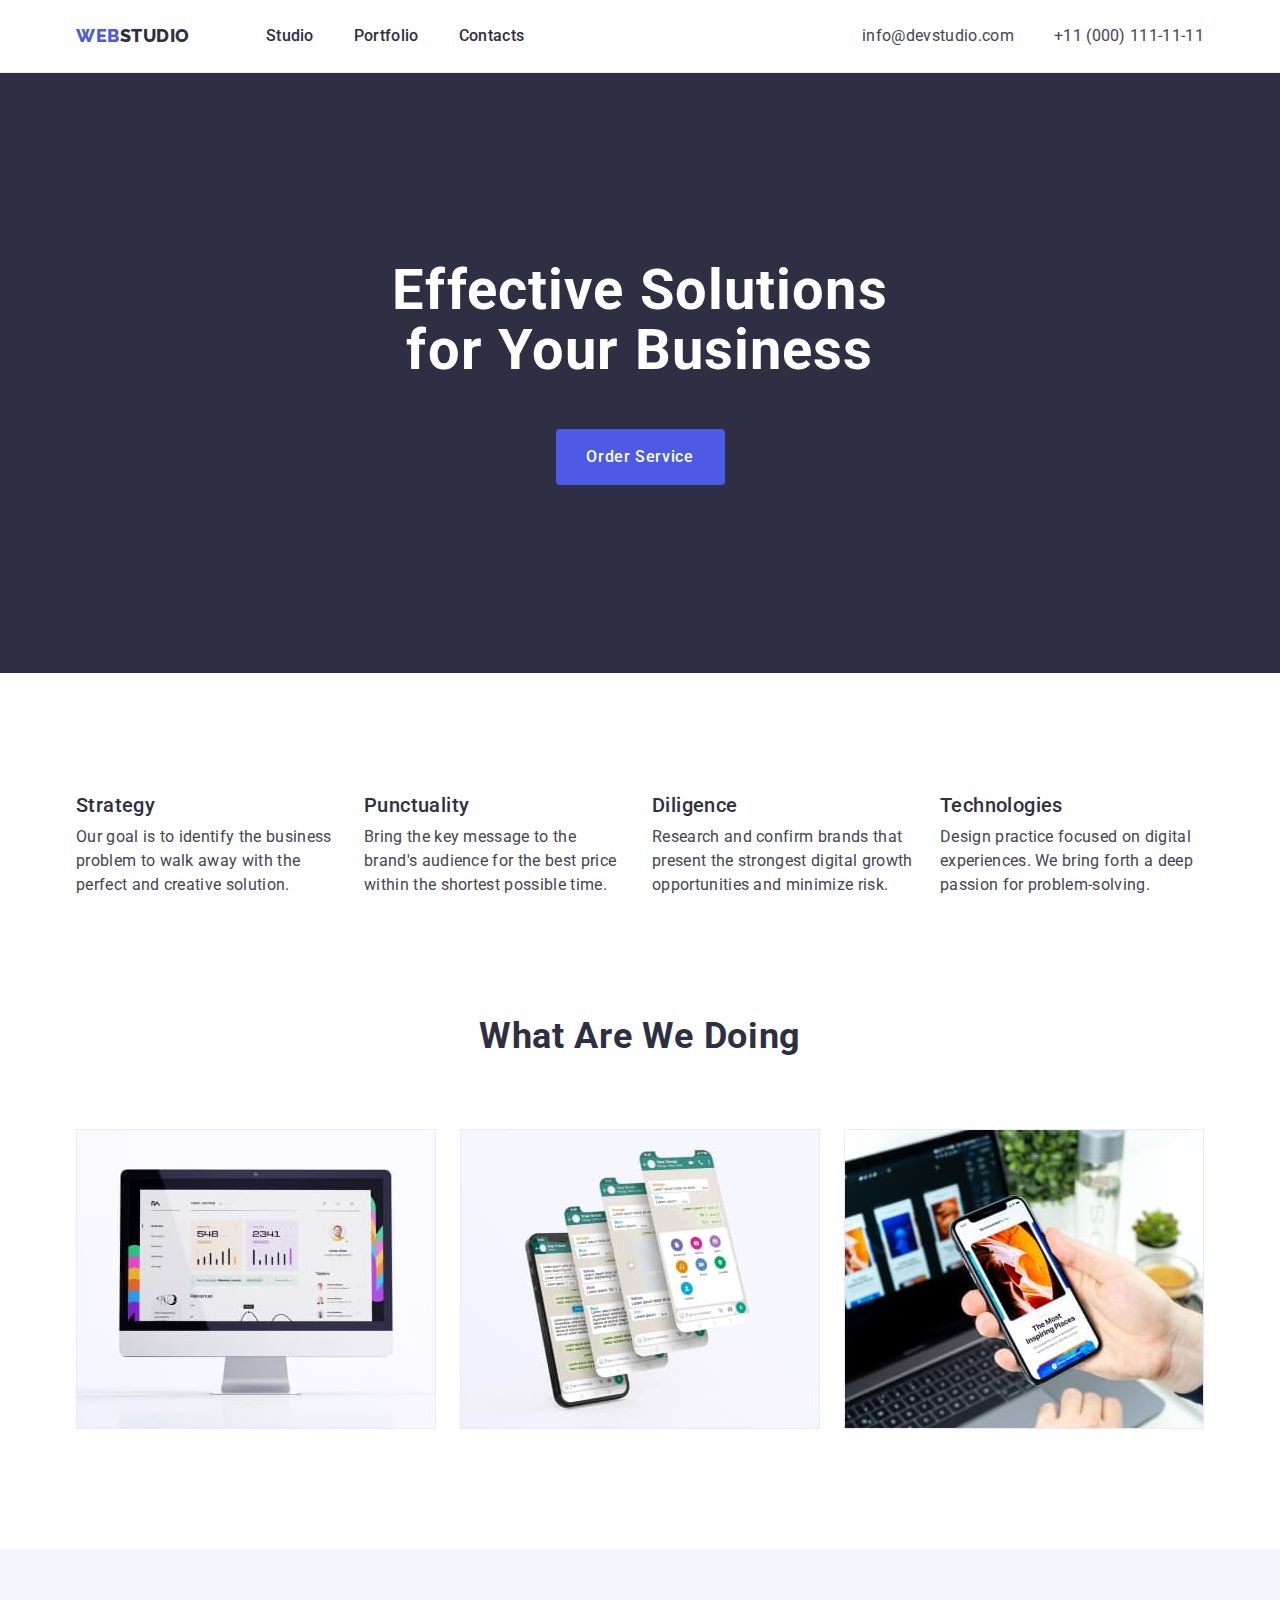
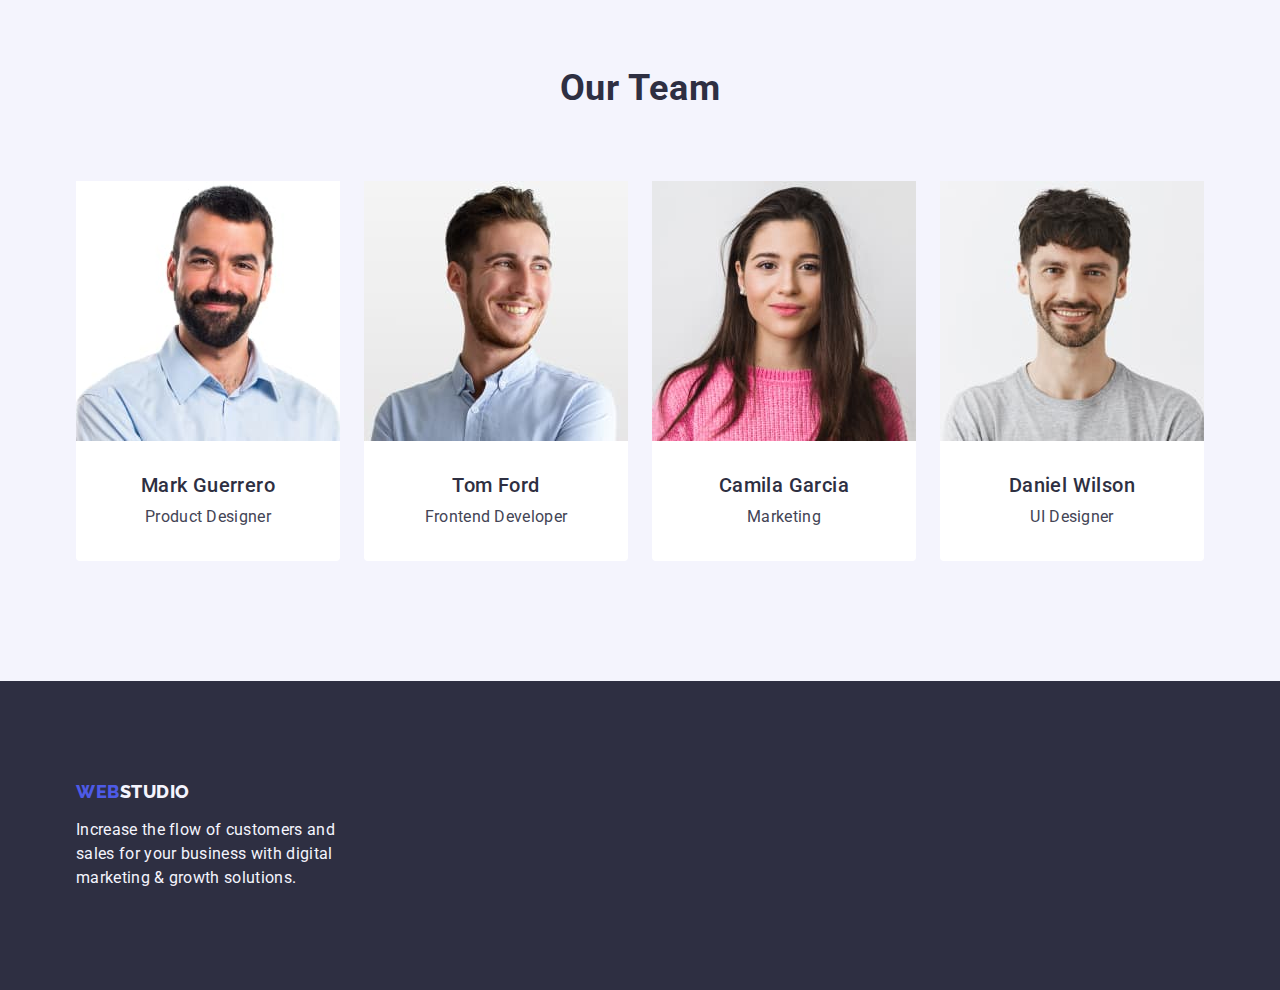
<file: index.html>
<!DOCTYPE html>
<html lang="en">
  <head>
    <meta charset="UTF-8" />
    <meta http-equiv="X-UA-Compatible" content="IE=edge" />
    <meta name="viewport" content="width=device-width, initial-scale=1.0" />
    <title>Studio</title>
    <link rel="preconnect" href="https://fonts.googleapis.com" />
    <link rel="preconnect" href="https://fonts.gstatic.com" crossorigin />
    <link
      href="https://fonts.googleapis.com/css2?family=Raleway:wght@800&family=Roboto:wght@400;500;700;900&display=swap"
      rel="stylesheet"
    />
    <link
      rel="stylesheet"
      href="https://cdnjs.cloudflare.com/ajax/libs/modern-normalize/1.1.0/modern-normalize.min.css"
    />
    <link rel="stylesheet" href="./css/style.css" />
  </head>
  <body>
    <!-- header  -->
    <header class="page-header">
      <div class="container page-header-container">
        <nav class="page-nav">
          <a href="./index.html" class="link logo"
            >Web<span class="part-logo">Studio</span></a
          >
          <ul class="list menu">
            <li class="menu-item">
              <a href="./index.html" class="link menu-link">Studio</a>
            </li>
            <li class="menu-item">
              <a href="./portfolio.html" class="link menu-link">Portfolio</a>
            </li>
            <li class="menu-item">
              <a href="" class="link menu-link">Contacts</a>
            </li>
          </ul>
        </nav>
        <address class="contacts">
          <ul class="list page-contacts">
            <li class="menu-contact-item">
              <a href="mailto:info@devstudio.com" class="link menu-contact-link"
                >info@devstudio.com</a
              >
            </li>
            <li class="menu-contact-item">
              <a href="tel:+110001111111" class="link menu-contact-link"
                >+11 (000) 111-11-11</a
              >
            </li>
          </ul>
        </address>
      </div>
    </header>
    <main class="main-part">
      <!-- hero section  -->
      <section class="hero-section">
        <div class="container page-hero-section">
          <h1 class="main-head">Effective Solutions for Your Business</h1>
          <button type="button" class="modal-button-main">Order Service</button>
        </div>
      </section>
      <!-- features section  -->
      <section class="second-head section">
        <div class="container">
          <h2 class="sec-head visually-hidden">Our Features</h2>
          <ul class="list features-list">
            <li class="features-list-item">
              <h3 class="list-head">Strategy</h3>
              <p class="text-descr">
                Our goal is to identify the business problem to walk away with
                the perfect and creative solution.
              </p>
            </li>
            <li class="features-list-item">
              <h3 class="list-head">Punctuality</h3>
              <p class="text-descr">
                Bring the key message to the brand's audience for the best price
                within the shortest possible time.
              </p>
            </li>
            <li class="features-list-item">
              <h3 class="list-head">Diligence</h3>
              <p class="text-descr">
                Research and confirm brands that present the strongest digital
                growth opportunities and minimize risk.
              </p>
            </li>
            <li class="features-list-item">
              <h3 class="list-head">Technologies</h3>
              <p class="text-descr">
                Design practice focused on digital experiences. We bring forth a
                deep passion for problem-solving.
              </p>
            </li>
          </ul>
        </div>
      </section>
      <!-- What are we doing section  -->
      <section class="occup-section">
        <div class="container page-occup-list">
          <h2 class="sec-head">What are we doing</h2>
          <ul class="list occup-list">
            <li class="occup-list-item">
              <img
                src="./images/ouractions/Rectangle71.jpg"
                alt="cmputer with diagrams"
                width="360"
                height="300"
              />
            </li>
            <li class="occup-list-item">
              <img
                src="./images/ouractions/img2.jpg"
                alt="smartphone with chats"
                width="360"
                height="300"
              />
            </li>
            <li class="occup-list-item">
              <img
                src="./images/ouractions/img3.jpg"
                alt="smartphone and laptop"
                width="360"
                height="300"
              />
            </li>
          </ul>
        </div>
      </section>
      <!-- Our Team section -->
      <section class="team-section section">
        <div class="container page-team-section">
          <h2 class="sec-head">Our Team</h2>
          <ul class="list team-list">
            <li class="team-list-item">
              <img
                src="./images/ourteam/MarkGuerrero.jpg"
                alt="our product designer"
                width="264"
                height="260"
              />
              <div class="team-list-text">
                <h3 class="head-list">Mark Guerrero</h3>
                <p class="text-dscr">Product Designer</p>
              </div>
            </li>
            <li class="team-list-item">
              <img
                class="team-list-img"
                src="./images/ourteam/TomFord.jpg"
                alt="our frontend developer"
                width="264"
                height="260"
              />
              <div class="team-list-text">
                <h3 class="head-list">Tom Ford</h3>
                <p class="text-dscr">Frontend Developer</p>
              </div>
            </li>
            <li class="team-list-item">
              <img
                class="team-list-img"
                src="./images/ourteam/CamilaGarcia.jpg"
                alt="our marketing worker"
                width="264"
                height="260"
              />
              <div class="team-list-text">
                <h3 class="head-list">Camila Garcia</h3>
                <p class="text-dscr">Marketing</p>
              </div>
            </li>
            <li class="team-list-item">
              <img
                class="team-list-img"
                src="./images/ourteam/DanielWilson.jpg"
                alt="our UI designer"
                width="264"
                height="260"
              />
              <div class="team-list-text">
                <h3 class="head-list">Daniel Wilson</h3>
                <p class="text-dscr">UI Designer</p>
              </div>
            </li>
          </ul>
        </div>
      </section>
    </main>
    <!-- footer with logo -->
    <footer class="footer-section">
      <div class="container page-footer-section">
        <a href="./index.html" class="link logo-footer"
          >Web<span class="part-logo-footer">Studio</span></a
        >
        <p class="text-descr-footer color-footer">
          Increase the flow of customers and sales for your business with
          digital marketing & growth solutions.
        </p>
      </div>
    </footer>
  </body>
</html>
</file>
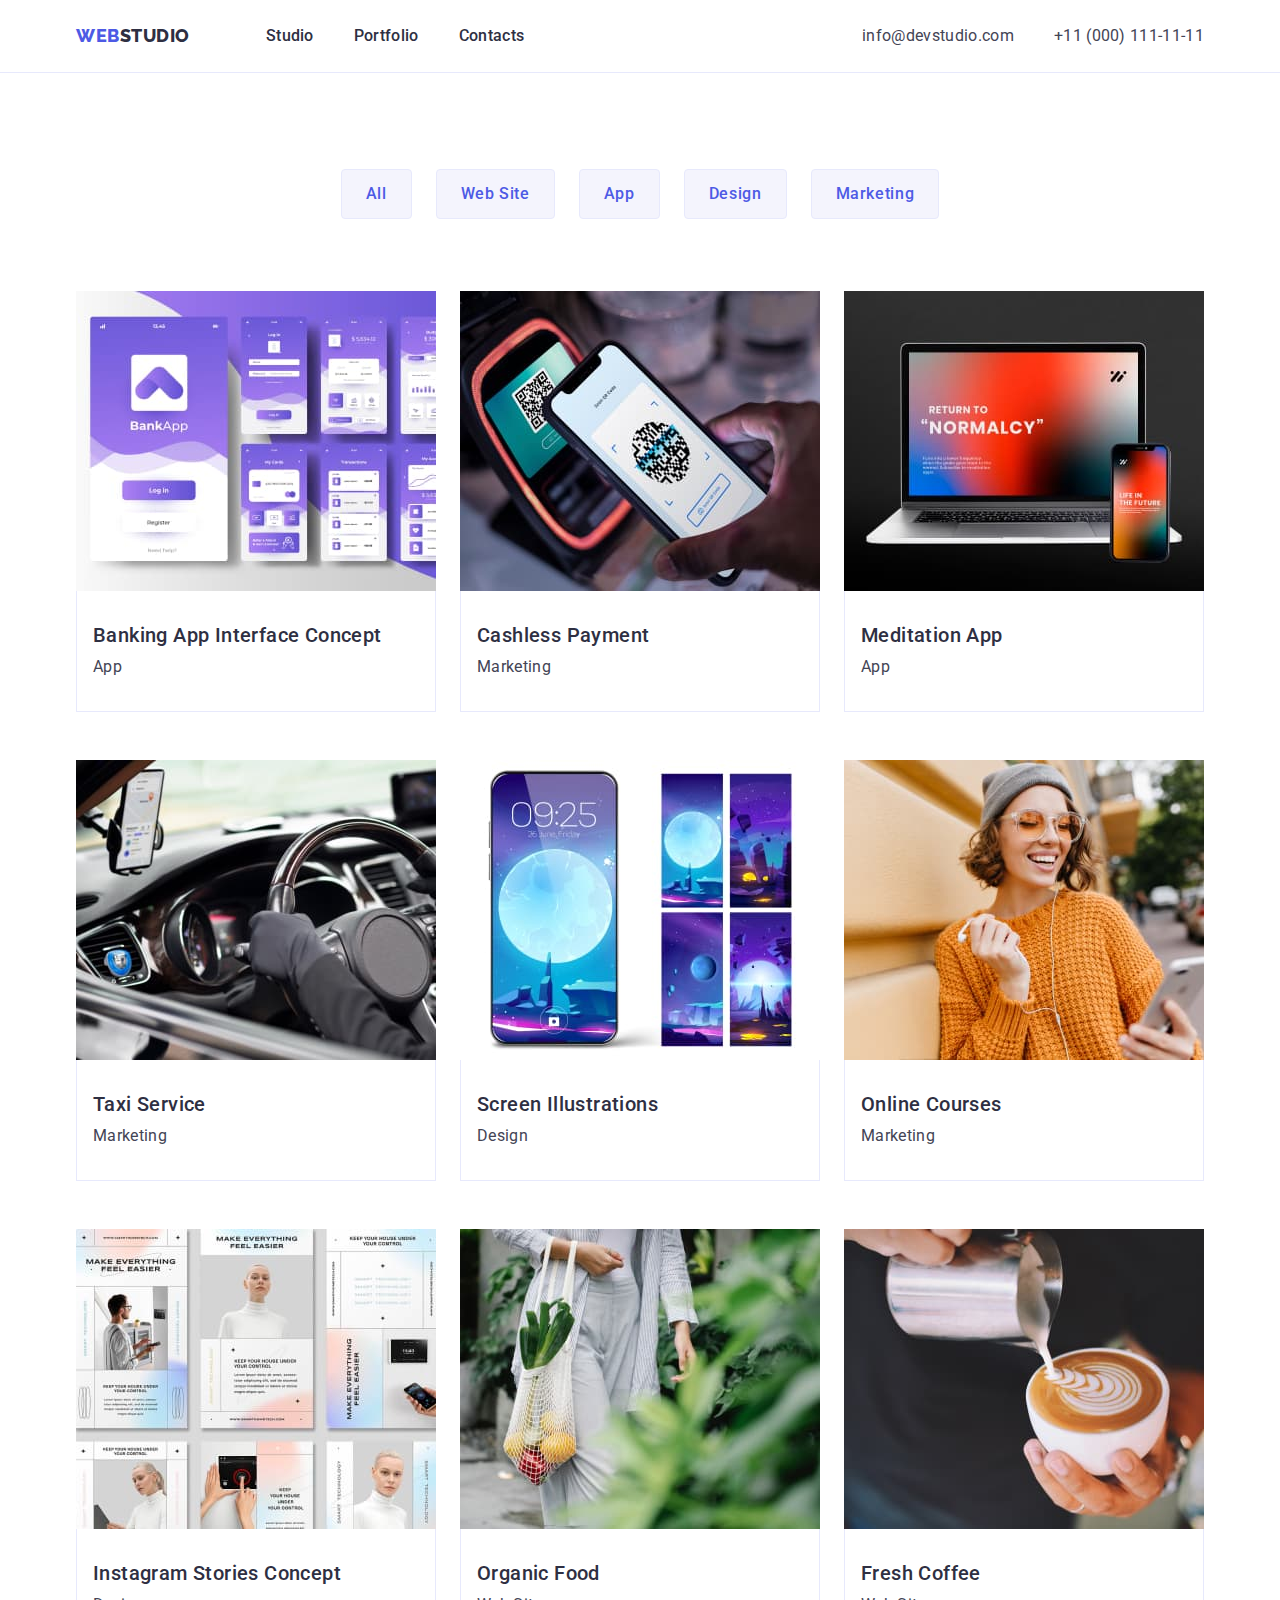
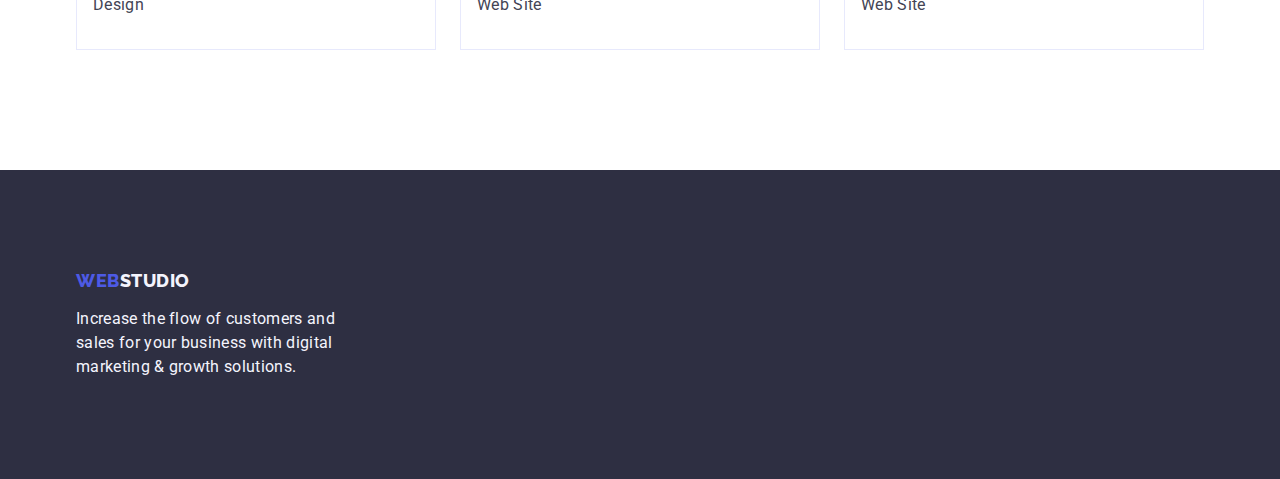
<file: portfolio.html>
<!DOCTYPE html>
<html lang="en">
  <head>
    <meta charset="UTF-8" />
    <meta http-equiv="X-UA-Compatible" content="IE=edge" />
    <meta name="viewport" content="width=device-width, initial-scale=1.0" />
    <title>Document</title>
    <link rel="preconnect" href="https://fonts.googleapis.com" />
    <link rel="preconnect" href="https://fonts.gstatic.com" crossorigin />
    <link
      href="https://fonts.googleapis.com/css2?family=Raleway:wght@800&family=Roboto:wght@400;500;700;900&display=swap"
      rel="stylesheet"
    />
    <link
      rel="stylesheet"
      href="https://cdnjs.cloudflare.com/ajax/libs/modern-normalize/1.1.0/modern-normalize.min.css"
    />
    <link rel="stylesheet" href="./css/style.css" />
  </head>
  <body>
    <!-- header  -->
    <header class="page-header">
      <div class="container page-header-container">
        <nav class="page-nav">
          <a href="./index.html" class="link logo"
            >Web<span class="part-logo">Studio</span></a
          >
          <ul class="list menu">
            <li class="menu-item">
              <a href="./index.html" class="link menu-link">Studio</a>
            </li>
            <li class="menu-item">
              <a href="./portfolio.html" class="link menu-link">Portfolio</a>
            </li>
            <li class="menu-item">
              <a href="" class="link menu-link">Contacts</a>
            </li>
          </ul>
        </nav>
        <address class="contacts">
          <ul class="list page-contacts">
            <li class="menu-contact-item">
              <a href="mailto:info@devstudio.com" class="link menu-contact-link"
                >info@devstudio.com</a
              >
            </li>
            <li class="list page-contacts">
              <a href="tel:+110001111111" class="link menu-contact-link"
                >+11 (000) 111-11-11</a
              >
            </li>
          </ul>
        </address>
      </div>
    </header>
    <!-- main part  -->
    <main class="main-part">
      <!-- first section - buttons -->
      <section class="buttons-section">
        <div class="container buttons-container">
          <h1 class="visually-hidden">Portfolio</h1>
          <ul class="list buttons-list">
            <li>
              <button type="button" class="modal-button-portfolio">All</button>
            </li>
            <li>
              <button type="button" class="modal-button-portfolio">
                Web Site
              </button>
            </li>
            <li>
              <button type="button" class="modal-button-portfolio">App</button>
            </li>
            <li>
              <button type="button" class="modal-button-portfolio">
                Design
              </button>
            </li>
            <li>
              <button type="button" class="modal-button-portfolio">
                Marketing
              </button>
            </li>
          </ul>
          <ul class="list prtf-list">
            <li class="prtf-list-item">
              <a href="" class="link"
                ><img
                  src="./images/ourportfolio/bankingapp.jpg"
                  alt="interface of banking app"
                  width="360"
                  height="300"
                />
                <div class="prtf-item-text">
                  <h2 class="list-head">Banking App Interface Concept</h2>
                  <p class="description">App</p>
                </div></a
              >
            </li>
            <li class="prtf-list-item">
              <a href="" class="link"
                ><img
                  src="./images/ourportfolio/cashlesspayment.jpg"
                  alt="smartphone with cashlessPayment device"
                  width="360"
                  height="300"
                />
                <div class="prtf-item-text">
                  <h2 class="list-head">Cashless Payment</h2>
                  <p class="description">Marketing</p>
                </div></a
              >
            </li>
            <li class="prtf-list-item">
              <a href="" class="link"
                ><img
                  src="./images/ourportfolio/meditationapp.jpg"
                  alt="laptop and smartphone"
                  width="360"
                  height="300"
                />
                <div class="prtf-item-text">
                  <h2 class="list-head">Meditation App</h2>
                  <p class="description">App</p>
                </div></a
              >
            </li>
            <li class="prtf-list-item">
              <a href="" class="link"
                ><img
                  src="./images/ourportfolio/taxiservice.jpg"
                  alt="driver in the car"
                  width="360"
                  height="300"
                />
                <div class="prtf-item-text">
                  <h2 class="list-head">Taxi Service</h2>
                  <p class="description">Marketing</p>
                </div></a
              >
            </li>
            <li class="prtf-list-item">
              <a href="" class="link"
                ><img
                  src="./images/ourportfolio/screenillustrations.jpg"
                  alt="smartphone and four screenshoots"
                  width="360"
                  height="300"
                />
                <div class="prtf-item-text">
                  <h2 class="list-head">Screen Illustrations</h2>
                  <p class="description">Design</p>
                </div></a
              >
            </li>
            <li class="prtf-list-item">
              <a href="" class="link"
                ><img
                  src="./images/ourportfolio/onlinecourses.jpg"
                  alt="girl with headphones"
                  width="360"
                  height="300"
                />
                <div class="prtf-item-text">
                  <h2 class="list-head">Online Courses</h2>
                  <p class="description">Marketing</p>
                </div></a
              >
            </li>
            <li class="prtf-list-item">
              <a href="" class="link"
                ><img
                  src="./images/ourportfolio/instagramstories.jpg"
                  alt="storieses design"
                  width="360"
                  height="300"
                />
                <div class="prtf-item-text">
                  <h2 class="list-head">Instagram Stories Concept</h2>
                  <p class="description">Design</p>
                </div></a
              >
            </li>
            <li class="prtf-list-item">
              <a href="" class="link"
                ><img
                  src="./images/ourportfolio/organicfood.jpg"
                  alt="bag with feruit and vegetables"
                  width="360"
                  height="300"
                />
                <div class="prtf-item-text">
                  <h2 class="list-head">Organic Food</h2>
                  <p class="description">Web Site</p>
                </div></a
              >
            </li>
            <li class="prtf-list-item">
              <a href="" class="link"
                ><img
                  src="./images/ourportfolio/freshcoffee.jpg"
                  alt="cup of coffe"
                  width="360"
                  height="300"
                />
                <div class="prtf-item-text">
                  <h2 class="list-head">Fresh Coffee</h2>
                  <p class="description">Web Site</p>
                </div></a
              >
            </li>
          </ul>
        </div>
      </section>
    </main>
    <!-- footer with logo -->
    <footer class="footer-section">
      <div class="container page-footer-section">
        <a href="./index.html" class="link logo-footer"
          >Web<span class="part-logo-footer">Studio</span></a
        >
        <p class="text-descr-footer color-footer">
          Increase the flow of customers and sales for your business with
          digital marketing & growth solutions.
        </p>
      </div>
    </footer>
  </body>
</html>
</file>
<file: css/style.css>
:root {
  --head-color: #2e2f42;
  --text-color: #434455;
  --sub-text-color: #8e8f99;
  --primary-brand-color: #4d5ae5;
  --pressed-state-color: #404bbf;
  --light-back-color: #f4f4fd;
  --modal-background-color: #fcfcfc;
  --white-color: #ffffff;
}

.visually-hidden {
  position: absolute;
  width: 1px;
  height: 1px;
  margin: -1px;
  padding: 0;
  overflow: hidden;
  border: 0;
  clip: rect(0 0 0 0);
}

.list {
  list-style: none;
}

.link {
  text-decoration: none;
}

button {
  cursor: pointer;
}

h1,
h2,
h3,
h4,
h5,
h6,
p {
  margin-top: 0;
  margin-bottom: 0;
}

ul,
ol {
  margin-top: 0;
  margin-bottom: 0;
  padding-left: 0;
}

img {
  display: block;
}

.section {
  padding-top: 120px;
  padding-bottom: 120px;
}

.container {
  width: 1158px;
  padding-left: 15px;
  padding-right: 15px;
  margin-left: auto;
  margin-right: auto;
}

body {
  font-family: "Roboto", sans-serif;
  background-color: var(--white-color);
  color: var(--text-color);
}

/* Header  */

.page-header {
  border-bottom: 1px solid #e7e9fc;
}

.page-nav {
  display: flex;
  align-items: center;
}

.menu {
  display: flex;
  gap: 40px;
}

.menu-item {
}

.page-contacts {
  display: flex;
  gap: 40px;
}

.logo {
  font-family: "Raleway", sans-serif;
  font-weight: 800;
  font-size: 18px;
  line-height: 1.17;
  letter-spacing: 0.03em;
  text-transform: uppercase;
  margin-right: 76px;

  color: var(--primary-brand-color);
}

.part-logo {
  color: var(--head-color);
}

.logo-footer {
  font-family: "Raleway", sans-serif;
  font-weight: 800;
  font-size: 18px;
  line-height: 1.17;
  letter-spacing: 0.03em;
  text-transform: uppercase;
  display: inline-block;
  margin-bottom: 16px;

  color: var(--primary-brand-color);
}

.part-logo-footer {
  color: var(--light-back-color);
}

.menu-link {
  font-weight: 500;
  font-size: 16px;
  line-height: 1.5;
  letter-spacing: 0.02em;
  display: block;
  color: var(--head-color);
  padding: 24px 0;
}

.menu-link:hover,
.menu-link:focus {
  color: var(--pressed-state-color);
}

.contacts {
  font-style: normal;
  margin-left: auto;
}

.menu-contact-link {
  font-size: 16px;
  line-height: 1.5;
  letter-spacing: 0.02em;

  color: var(--text-color);
}

.menu-contact-link:hover,
.menu-contact-link:focus {
  color: var(--pressed-state-color);
}

.page-header-container {
  display: flex;
  align-items: center;
}

/* Hero section  */

.page-hero-section {
}

.hero-section {
  background-color: var(--head-color);
  padding: 188px 0;
}

.main-head {
  text-align: center;
  font-weight: 700;
  font-size: 56px;
  line-height: 1.07;
  letter-spacing: 0.02em;
  max-width: 496px;
  margin-left: auto;
  margin-right: auto;

  color: var(--white-color);
}

.modal-button-main {
  font-family: "Roboto", sans-serif;
  font-weight: 500;
  font-size: 16px;
  line-height: 1.5;
  letter-spacing: 0.04em;
  display: block;
  border-radius: 4px;
  height: 56px;
  min-width: 169px;
  margin-left: auto;
  margin-right: auto;
  margin-top: 48px;

  border: none;
  color: var(--white-color);
  background-color: var(--primary-brand-color);
}

.modal-button-main:hover,
.modal-button-main:focus {
  background-color: var(--pressed-state-color);
}

/* features section  */

.features-list {
  display: flex;
  gap: 24px;
}

.features-list-item {
  width: calc((100% - 72px) / 4);
}

.modal-button-portfolio {
  font-family: "Roboto", sans-serif;
  font-weight: 500;
  font-size: 16px;
  line-height: 1.5;
  letter-spacing: 0.04em;
  padding: 12px 24px;
  border: 1px solid #e7e9fc;
  border-radius: 4px;

  color: var(--primary-brand-color);
  background-color: var(--light-back-color);
}

.modal-button-portfolio:hover,
.modal-button-portfolio:focus {
  color: var(--white-color);
  background-color: var(--pressed-state-color);
  border: 1px;
  border: 1px solid transparent;
}

.list-head {
  font-weight: 500;
  font-size: 20px;
  line-height: 1.2;
  letter-spacing: 0.02em;
  margin-bottom: 8px;

  color: var(--head-color);
}

.head-list {
  text-align: center;
  font-weight: 500;
  font-size: 20px;
  line-height: 1.2;
  letter-spacing: 0.02em;
  margin-bottom: 8px;

  color: var(--head-color);
}

.text-descr {
  font-style: normal;
  font-weight: 400;
  font-size: 16px;
  line-height: 1.5;
  letter-spacing: 0.02em;

  color: var(--text-color);
}

.text-dscr {
  text-align: center;
  font-style: normal;
  font-weight: 400;
  font-size: 16px;
  line-height: 1.5;
  letter-spacing: 0.02em;

  color: var(--text-color);
}

.description {
  font-size: 16px;
  line-height: 1.5;
  letter-spacing: 0.02em;

  color: var(--text-color);
}
/* What are we doing section */

.occup-section {
  padding-bottom: 120px;
}

.page-occup-list {
}

.occup-list {
  display: flex;
  gap: 24px;
}

.occup-list-item {
  flex-basis: calc((100% - 48px) / 3);
}

/* Our team section  */

.sec-head {
  text-align: center;
  font-weight: 700;
  font-size: 36px;
  line-height: 1.11;
  letter-spacing: 0.02em;
  text-transform: capitalize;
  margin-bottom: 72px;

  color: var(--head-color);
}

.page-team-section {
  display: flex;
  flex-direction: column;
  background-color: var(--light-back-color);
}

.team-section {
  background-color: var(--light-back-color);
}

.team-list {
  display: flex;
  gap: 24px;
}

.team-list-item {
  background-color: var(--white-color);
  width: calc((100% - 72px) / 4);
  border-radius: 0px 0px 4px 4px;
}

.team-list-text {
  padding: 32px 16px;
}

.footer-section {
  background-color: var(--head-color);
  padding: 100px 0;
}

.text-descr-footer {
  font-size: 16px;
  line-height: 1.5;
  letter-spacing: 0.02em;
  color: var(--text-color);
  max-width: 264px;
}

.color-footer {
  color: var(--light-back-color);
}

/* Portfolio section  */

.buttons-section {
  padding: 96px 0 120px;
}

.buttons-list {
  display: flex;
  gap: 24px;
  justify-content: center;
  margin-bottom: 72px;
}

.prtf-list {
  display: flex;
  column-gap: 24px;
  row-gap: 48px;
  flex-wrap: wrap;
  margin-top: 72px;
}

.prtf-list-item {
  width: calc((100% - 48px) / 3);
}

.prtf-item-text {
  padding: 32px 16px;
  border: 1px solid #e7e9fc;
  border-top: none;
}
</file>
